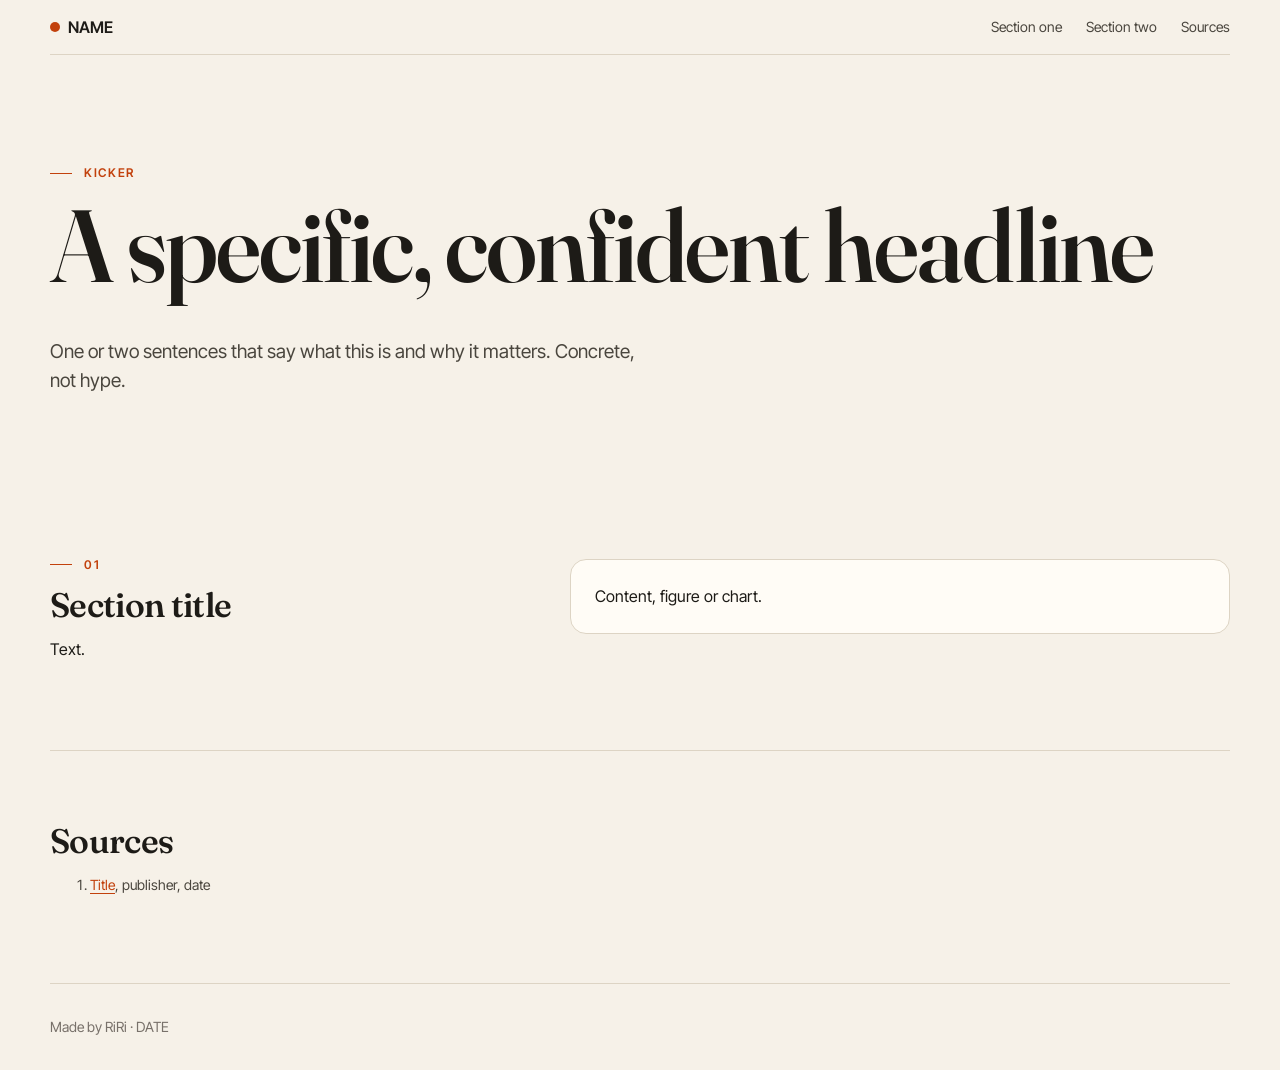
<file: app/server/kit/starter.html>
<!doctype html>
<html lang="en" data-theme="paper">
<head>
<meta charset="utf-8">
<meta name="viewport" content="width=device-width, initial-scale=1">
<title>TITLE</title>
<!-- One family pair per theme. Keep only the line for your theme:
  paper:  Fraunces + Inter Tight     ink:   Instrument Serif + Inter Tight     night: Funnel Display + Geist
  studio: Space Grotesk + Inter      grove: DM Serif Display + DM Sans -->
<link rel="preconnect" href="https://fonts.googleapis.com"><link rel="preconnect" href="https://fonts.gstatic.com" crossorigin>
<link href="https://fonts.googleapis.com/css2?family=Fraunces:opsz,wght@9..144,400..700&family=Inter+Tight:wght@400..700&family=JetBrains+Mono:wght@400;500&display=swap" rel="stylesheet">
<link rel="stylesheet" href="kit.css">
<style>
  /* page-specific styles go here; reuse the kit's variables (var(--accent), var(--space-5)…) */
</style>
</head>
<body>
  <header class="page topbar">
    <a class="brand" href="#"><i></i>NAME</a>
    <nav class="nav"><a href="#one">Section one</a><a href="#two">Section two</a><a href="#sources">Sources</a></nav>
  </header>

  <main>
    <section class="page hero">
      <p class="eyebrow">KICKER</p>
      <h1 class="display">A specific, confident headline</h1>
      <p class="lede">One or two sentences that say what this is and why it matters. Concrete, not hype.</p>
    </section>

    <section class="page section" id="one">
      <div class="split">
        <div><p class="eyebrow">01</p><h2>Section title</h2><p>Text.</p></div>
        <div class="card">Content, figure or chart.</div>
      </div>
    </section>

    <section class="page section" id="sources">
      <h2>Sources</h2>
      <ol class="sources"><li><a href="https://example.com">Title</a>, publisher, date</li></ol>
    </section>
  </main>

  <footer class="page footer">Made by RiRi · DATE</footer>
  <script src="kit.js"></script>
</body>
</html>
</file>
<file: app/server/kit/kit.css>
/* RiRi kit — a small design system for artifacts. Copy beside index.html and link it:
   <link rel="stylesheet" href="kit.css">   then set a theme: <html data-theme="paper|ink|night|studio|grove">
   Every value is a variable: override in your own <style> (e.g. :root { --accent: #2F6BFF; }).
   Fonts load from Google Fonts in the template; each theme picks a display + text pairing. */

:root {
  --space-1: 4px; --space-2: 8px; --space-3: 12px; --space-4: 16px; --space-5: 24px; --space-6: 32px; --space-7: 48px; --space-8: 72px; --space-9: 112px;
  --r-1: 6px; --r-2: 10px; --r-3: 16px; --r-4: 24px;
  --measure: 66ch; --wide: 1180px;
  --t-xs: .75rem; --t-sm: .875rem; --t-md: 1rem; --t-lg: 1.1875rem; --t-xl: 1.5rem; --t-2xl: 2.125rem; --t-3xl: clamp(2.5rem, 5.2vw, 4.25rem); --t-4xl: clamp(3rem, 8vw, 6.5rem);
  --ease: cubic-bezier(.2, .8, .2, 1);
  --mono: "JetBrains Mono", ui-monospace, "SFMono-Regular", Menlo, Consolas, monospace;
}

/* ---------- themes: each is a complete, tested palette (text contrast >= 4.5:1) ---------- */
[data-theme="paper"], :root:not([data-theme]) {   /* warm editorial light */
  --bg: #F6F1E8; --bg-2: #EFE8DB; --surface: #FFFCF6; --ink: #1D1B17; --ink-2: #4A463E; --muted: #78716A; --line: #DDD4C4; --line-2: #C9BDA8;
  --accent: #C2410C; --accent-ink: #FFF7ED; --accent-soft: #F8E1D0; --ok: #3F7D4E; --warn: #A16207; --bad: #B42318;
  --display: "Fraunces", Georgia, serif; --text: "Inter Tight", "Helvetica Neue", Arial, sans-serif; --display-weight: 560; --display-track: -.02em;
  --series: #C2410C, #1F5F8B, #6B8E23, #8E44AD, #B8860B, #2F4F4F; color-scheme: light;
}
[data-theme="ink"] {   /* quiet neutral dark */
  --bg: #0E0F11; --bg-2: #15171A; --surface: #191B1F; --ink: #ECEAE6; --ink-2: #BDBBB6; --muted: #8D8B87; --line: #26292E; --line-2: #353941;
  --accent: #E8E3D8; --accent-ink: #111; --accent-soft: #2A2A28; --ok: #7BD6A3; --warn: #F2C35C; --bad: #FF7A70;
  --display: "Instrument Serif", Georgia, serif; --text: "Inter Tight", "Helvetica Neue", Arial, sans-serif; --display-weight: 400; --display-track: -.01em;
  --series: #E8E3D8, #7FB3D5, #F2B37C, #9ED9A8, #C7A6FF, #F28B82; color-scheme: dark;
}
[data-theme="night"] {   /* graphite with one ember accent */
  --bg: #0F1013; --bg-2: #15171B; --surface: #1A1C21; --ink: #ECEAE6; --ink-2: #C3C4C9; --muted: #999CA4; --line: #25272D; --line-2: #33363E;
  --accent: #FF6B2C; --accent-ink: #1B0C05; --accent-soft: rgba(255,107,44,.14); --ok: #7BD6A3; --warn: #F2C35C; --bad: #FF7A70;
  --display: "Funnel Display", "Helvetica Neue", Arial, sans-serif; --text: "Geist", "Helvetica Neue", Arial, sans-serif; --display-weight: 300; --display-track: -.045em;
  --series: #FF6B2C, #9DB4FF, #7BD6A3, #F2C35C, #C7A6FF, #8FC9D6; color-scheme: dark;
}
[data-theme="studio"] {   /* crisp product light, electric blue */
  --bg: #F7F8FA; --bg-2: #EEF0F4; --surface: #FFFFFF; --ink: #0B1220; --ink-2: #39414F; --muted: #6A7280; --line: #E3E6EC; --line-2: #CDD2DB;
  --accent: #2F5BFF; --accent-ink: #FFFFFF; --accent-soft: #E3E9FF; --ok: #12805C; --warn: #B45309; --bad: #D92D20;
  --display: "Space Grotesk", "Helvetica Neue", Arial, sans-serif; --text: "Inter", "Helvetica Neue", Arial, sans-serif; --display-weight: 600; --display-track: -.03em;
  --series: #2F5BFF, #FF7A45, #12B886, #9B5DE5, #F7B801, #00A6ED; color-scheme: light;
}
[data-theme="grove"] {   /* deep green, natural, calm */
  --bg: #F2F4EE; --bg-2: #E7EBE1; --surface: #FBFCF8; --ink: #142019; --ink-2: #3C4A40; --muted: #6B7A6F; --line: #D5DCCF; --line-2: #BCC7B4;
  --accent: #1F6F4A; --accent-ink: #F2FFF7; --accent-soft: #D7EBDD; --ok: #1F6F4A; --warn: #A16207; --bad: #B42318;
  --display: "DM Serif Display", Georgia, serif; --text: "DM Sans", "Helvetica Neue", Arial, sans-serif; --display-weight: 400; --display-track: -.01em;
  --series: #1F6F4A, #C8553D, #2E86AB, #F2A541, #6D597A, #7A9E7E; color-scheme: light;
}

/* ---------- base ---------- */
*, *::before, *::after { box-sizing: border-box; }
html { -webkit-text-size-adjust: 100%; text-size-adjust: 100%; }
body { margin: 0; background: var(--bg); color: var(--ink); font: 400 var(--t-md)/1.6 var(--text); -webkit-font-smoothing: antialiased; text-rendering: optimizeLegibility; }
img, svg, video, canvas { max-width: 100%; display: block; }
a { color: var(--accent); text-underline-offset: .18em; text-decoration-thickness: 1px; }
a:hover { text-decoration-thickness: 2px; }
::selection { background: var(--accent-soft); }
:focus-visible { outline: 2px solid var(--accent); outline-offset: 3px; border-radius: 4px; }
h1, h2, h3, h4 { font-family: var(--display); font-weight: var(--display-weight); letter-spacing: var(--display-track); line-height: 1.08; margin: 0 0 .4em; text-wrap: balance; }
h1 { font-size: var(--t-3xl); } h2 { font-size: var(--t-2xl); } h3 { font-size: var(--t-xl); line-height: 1.2; } h4 { font: 600 var(--t-md)/1.4 var(--text); letter-spacing: 0; }
p { margin: 0 0 1em; text-wrap: pretty; } p, li { max-width: var(--measure); }
small, .small { font-size: var(--t-sm); }
code, kbd, pre { font-family: var(--mono); font-size: .9em; }
:not(pre) > code { background: var(--bg-2); border: 1px solid var(--line); padding: .08em .35em; border-radius: var(--r-1); }
pre { background: var(--bg-2); border: 1px solid var(--line); border-radius: var(--r-2); padding: var(--space-4); overflow: auto; line-height: 1.55; }
hr { border: 0; border-top: 1px solid var(--line); margin: var(--space-7) 0; }
.num, table td, .stat-value { font-variant-numeric: tabular-nums; }

/* ---------- layout ---------- */
.page { width: min(var(--wide), 100% - 2 * var(--space-5)); margin-inline: auto; }
.narrow { width: min(760px, 100% - 2 * var(--space-5)); margin-inline: auto; }
.section { padding-block: var(--space-8); }
.section + .section { border-top: 1px solid var(--line); }
.stack > * + * { margin-top: var(--space-4); }
.row { display: flex; gap: var(--space-4); align-items: center; flex-wrap: wrap; }
.grid { display: grid; gap: var(--space-5); grid-template-columns: repeat(auto-fit, minmax(min(100%, var(--min, 260px)), 1fr)); }
.split { display: grid; gap: var(--space-7); grid-template-columns: minmax(0, 5fr) minmax(0, 7fr); align-items: start; }
@media (max-width: 820px) { .split { grid-template-columns: 1fr; gap: var(--space-5); } .section { padding-block: var(--space-7); } }

/* ---------- top bar & hero ---------- */
.topbar { display: flex; align-items: center; justify-content: space-between; gap: var(--space-4); padding-block: var(--space-4); border-bottom: 1px solid var(--line); }
.brand { font: 600 var(--t-md)/1 var(--text); letter-spacing: -.01em; display: flex; align-items: center; gap: var(--space-2); color: var(--ink); text-decoration: none; }
.brand i { width: 10px; height: 10px; border-radius: 50%; background: var(--accent); display: inline-block; }
.nav { display: flex; gap: var(--space-5); font-size: var(--t-sm); } .nav a { color: var(--ink-2); text-decoration: none; } .nav a:hover { color: var(--ink); }
.hero { padding-block: var(--space-9) var(--space-8); }
.eyebrow { font: 600 var(--t-xs)/1 var(--text); letter-spacing: .14em; text-transform: uppercase; color: var(--accent); margin: 0 0 var(--space-4); display: flex; align-items: center; gap: var(--space-3); }
.eyebrow::before { content: ""; width: 22px; height: 1px; background: currentColor; }
.display { font-size: var(--t-4xl); line-height: .98; }
.lede { font-size: var(--t-lg); color: var(--ink-2); max-width: 58ch; line-height: 1.55; }
.meta { font-size: var(--t-sm); color: var(--muted); }

/* ---------- surfaces ---------- */
.card { background: var(--surface); border: 1px solid var(--line); border-radius: var(--r-3); padding: var(--space-5); }
.card.flat { background: transparent; }
.card h3 { margin-bottom: .3em; }
.callout { border-left: 3px solid var(--accent); background: var(--accent-soft); padding: var(--space-4) var(--space-5); border-radius: 0 var(--r-2) var(--r-2) 0; }
.callout > :last-child { margin-bottom: 0; }
.figure { margin: 0; } .figure figcaption { font-size: var(--t-sm); color: var(--muted); margin-top: var(--space-3); max-width: var(--measure); }
.tag { display: inline-flex; align-items: center; gap: 6px; font: 500 var(--t-xs)/1 var(--text); padding: 5px 9px; border-radius: 999px; border: 1px solid var(--line-2); color: var(--ink-2); white-space: nowrap; }
.tag.accent { border-color: transparent; background: var(--accent-soft); color: var(--accent); }

/* ---------- numbers ---------- */
.stats { display: grid; grid-template-columns: repeat(auto-fit, minmax(min(100%, 170px), 1fr)); border-top: 1px solid var(--line); border-bottom: 1px solid var(--line); }
.stat { padding: var(--space-5) var(--space-4); } .stat + .stat { border-left: 1px solid var(--line); }
.stat-value { font: var(--display-weight) var(--t-2xl)/1 var(--display); letter-spacing: var(--display-track); color: var(--ink); }
.stat-label { font-size: var(--t-sm); color: var(--muted); margin-top: var(--space-2); }
@media (max-width: 560px) { .stat + .stat { border-left: 0; border-top: 1px solid var(--line); } }

/* ---------- controls ---------- */
.btn { display: inline-flex; align-items: center; justify-content: center; gap: var(--space-2); min-height: 40px; padding: 0 var(--space-4); border-radius: 999px; border: 1px solid transparent;
  font: 560 var(--t-sm)/1 var(--text); cursor: pointer; text-decoration: none; background: var(--accent); color: var(--accent-ink); transition: transform .12s var(--ease), background .15s, border-color .15s; }
.btn:active { transform: scale(.98); }
.btn.ghost { background: transparent; color: var(--ink); border-color: var(--line-2); } .btn.ghost:hover { border-color: var(--ink-2); }
.btn[aria-pressed="true"], .btn.ghost.on { background: var(--ink); color: var(--bg); border-color: var(--ink); }
.input, select, textarea { font: inherit; color: var(--ink); background: var(--surface); border: 1px solid var(--line-2); border-radius: var(--r-2); padding: 10px 12px; min-height: 42px; width: 100%; }
.input:focus, select:focus, textarea:focus { outline: none; border-color: var(--accent); box-shadow: 0 0 0 3px var(--accent-soft); }
label.field { display: grid; gap: 6px; font-size: var(--t-sm); color: var(--ink-2); font-weight: 500; }
input[type="range"] { width: 100%; accent-color: var(--accent); }
.segmented { display: inline-flex; padding: 3px; border: 1px solid var(--line); border-radius: 999px; background: var(--bg-2); gap: 2px; }
.segmented button { border: 0; background: transparent; color: var(--ink-2); font: 500 var(--t-sm)/1 var(--text); padding: 8px 14px; border-radius: 999px; cursor: pointer; }
.segmented button[aria-selected="true"] { background: var(--surface); color: var(--ink); box-shadow: 0 1px 2px rgba(0,0,0,.12); }

/* ---------- tables ---------- */
.table-wrap { overflow-x: auto; border: 1px solid var(--line); border-radius: var(--r-3); background: var(--surface); }
table { border-collapse: collapse; width: 100%; font-size: var(--t-sm); }
th, td { text-align: left; padding: 12px 16px; border-bottom: 1px solid var(--line); vertical-align: top; }
th { font-weight: 600; color: var(--muted); font-size: var(--t-xs); letter-spacing: .06em; text-transform: uppercase; background: var(--bg-2); }
tr:last-child td { border-bottom: 0; }
td.num, th.num { text-align: right; }

/* ---------- timeline ---------- */
.timeline { list-style: none; padding: 0; margin: 0; position: relative; }
.timeline::before { content: ""; position: absolute; left: 7px; top: 6px; bottom: 6px; width: 1px; background: var(--line-2); }
.timeline li { position: relative; padding: 0 0 var(--space-6) var(--space-6); max-width: none; }
.timeline li::before { content: ""; position: absolute; left: 0; top: 6px; width: 15px; height: 15px; border-radius: 50%; background: var(--bg); border: 2px solid var(--accent); }
.timeline time { font: 600 var(--t-xs)/1 var(--text); letter-spacing: .1em; text-transform: uppercase; color: var(--accent); display: block; margin-bottom: var(--space-2); }

/* ---------- steps (for explainers) ---------- */
.steps { counter-reset: step; display: grid; gap: var(--space-5); }
.step { counter-increment: step; display: grid; grid-template-columns: 44px minmax(0, 1fr); gap: var(--space-4); }
.step::before { content: counter(step, decimal-leading-zero); font: 500 var(--t-sm)/44px var(--mono); color: var(--accent); border: 1px solid var(--line-2); border-radius: 50%; width: 44px; height: 44px; text-align: center; }
.stepper { border: 1px solid var(--line); border-radius: var(--r-3); background: var(--surface); overflow: hidden; }
.stepper-stage { min-height: 180px; padding: var(--space-6) var(--space-6) var(--space-5); display: grid; align-items: center; }
.stepper-bar { display: flex; align-items: center; gap: var(--space-3); padding: var(--space-3) var(--space-4); border-top: 1px solid var(--line); }
.stepper-dots { display: flex; gap: 6px; flex: 1; } .stepper-dots i { flex: 1; height: 3px; border-radius: 3px; background: var(--line-2); transition: background .3s; } .stepper-dots i.on { background: var(--accent); }

/* ---------- diagrams (inline SVG) ---------- */
.diagram { width: 100%; height: auto; font-family: var(--text); }
.diagram .node { fill: var(--surface); stroke: var(--line-2); stroke-width: 1.2; }
.diagram .node.accent { fill: var(--accent-soft); stroke: var(--accent); }
.diagram .label { fill: var(--ink); font-size: 14px; font-weight: 560; }
.diagram .sub { fill: var(--muted); font-size: 12px; }
.diagram .edge { stroke: var(--ink-2); stroke-width: 1.4; fill: none; }
.diagram .edge.accent { stroke: var(--accent); stroke-width: 2; }
.diagram .edge.dashed { stroke-dasharray: 5 5; }
.diagram .group { fill: none; stroke: var(--line-2); stroke-dasharray: 3 4; }
.diagram .flow { stroke-dasharray: 6 8; animation: kit-flow 1.2s linear infinite; }
@keyframes kit-flow { to { stroke-dashoffset: -28; } }

/* ---------- charts ---------- */
.chart { position: relative; width: 100%; min-height: 280px; }
.legend { display: flex; flex-wrap: wrap; gap: var(--space-4); font-size: var(--t-sm); color: var(--ink-2); }
.legend i { display: inline-block; width: 10px; height: 10px; border-radius: 2px; margin-right: 6px; vertical-align: -1px; }

/* ---------- motion & footer ---------- */
.reveal { opacity: 0; transform: translateY(14px); transition: opacity .7s var(--ease), transform .7s var(--ease); }
.reveal.in { opacity: 1; transform: none; }
@media (prefers-reduced-motion: reduce) { .reveal { opacity: 1; transform: none; transition: none; } .diagram .flow { animation: none; } }
.footer { padding-block: var(--space-6); border-top: 1px solid var(--line); font-size: var(--t-sm); color: var(--muted); }
.sources { font-size: var(--t-sm); color: var(--ink-2); } .sources li { margin-bottom: var(--space-2); }

/* ---------- renderer (render.js) ---------- */
.rk-unit { font-size: var(--t-sm); color: var(--muted); margin-top: 4px; }
.hero .stats { margin-top: var(--space-7); }
.rk-quote { margin: 0; } .rk-quote blockquote { margin: 0; font: var(--display-weight) var(--t-2xl)/1.2 var(--display); letter-spacing: var(--display-track); max-width: 28ch; }
.rk-quote figcaption { margin-top: var(--space-4); color: var(--muted); font-size: var(--t-sm); }
.rk-dia { display: grid; place-items: center; overflow-x: auto; padding: var(--space-6) var(--space-5); }
.rk-dia svg { width: 100%; height: auto; max-height: 620px; }
.rk-chart h3 { margin-bottom: 4px; }
.rk-cmp { display: grid; gap: 0; padding: 0; }
.rk-cmp-row { display: grid; grid-template-columns: minmax(150px, 1fr) minmax(0, 2.4fr); gap: var(--space-5); padding: var(--space-5); border-bottom: 1px solid var(--line); align-items: center; }
.rk-cmp-row:last-child { border-bottom: 0; }
.rk-cmp-label b { display: block; font-weight: 600; } .rk-cmp-label small { color: var(--muted); }
.rk-cmp-bars { display: grid; gap: 10px; }
.rk-cmp-bar { display: grid; grid-template-columns: 90px minmax(0, 1fr) auto; gap: var(--space-3); align-items: center; font-size: var(--t-sm); }
.rk-cmp-name { color: var(--ink-2); white-space: nowrap; overflow: hidden; text-overflow: ellipsis; }
.rk-cmp-track { height: 12px; background: var(--bg-2); border-radius: 999px; overflow: hidden; }
.rk-cmp-track i { display: block; height: 100%; border-radius: 999px; transition: width 1s var(--ease); }
.rk-cmp-val { font-variant-numeric: tabular-nums; font-weight: 600; white-space: nowrap; } .rk-cmp-val small { font-weight: 400; color: var(--muted); }
@media (max-width: 640px) { .rk-cmp-row { grid-template-columns: 1fr; gap: var(--space-3); } .rk-cmp-bar { grid-template-columns: 70px minmax(0, 1fr) auto; } }
.rk-slider { display: grid; gap: var(--space-5); }
.rk-sl-top { display: flex; justify-content: space-between; gap: var(--space-3); }
.rk-sl-in { font: 600 var(--t-md) var(--text); color: var(--ink); font-variant-numeric: tabular-nums; }
.rk-sl-out { border-top: 1px solid var(--line); padding-top: var(--space-5); }
.rk-sl-out .stat-value { font-size: var(--t-3xl); color: var(--accent); }
.rk-marks { display: flex; flex-wrap: wrap; gap: 8px; } .rk-marks .tag { cursor: pointer; background: transparent; font: inherit; font-size: var(--t-xs); }
.rk-marks .tag:hover { border-color: var(--accent); color: var(--accent); }
.rk-step h3 { margin-top: 6px; } .rk-step { max-width: 62ch; }
.rk-deck { position: relative; height: 100dvh; overflow: hidden; }
.rk-slide { position: absolute; inset: 0; overflow-y: auto; display: grid; align-content: center; padding: clamp(20px, 5vw, 72px) 0 72px;
  opacity: 0; transform: translateX(28px); transition: opacity .45s var(--ease), transform .45s var(--ease); pointer-events: none; }
.rk-slide.on { opacity: 1; transform: none; pointer-events: auto; }
.rk-slide .hero { padding-block: 0; } .rk-slide > section { padding-block: 0; border: 0 !important; }
.rk-deckbar { position: fixed; left: 0; right: 0; bottom: 0; display: flex; justify-content: space-between; padding: 14px 24px; font: 500 var(--t-xs) var(--mono); color: var(--muted); }
.rk-deckbar i { position: absolute; left: 0; top: 0; height: 2px; background: var(--accent); transition: width .45s var(--ease); }
</file>
